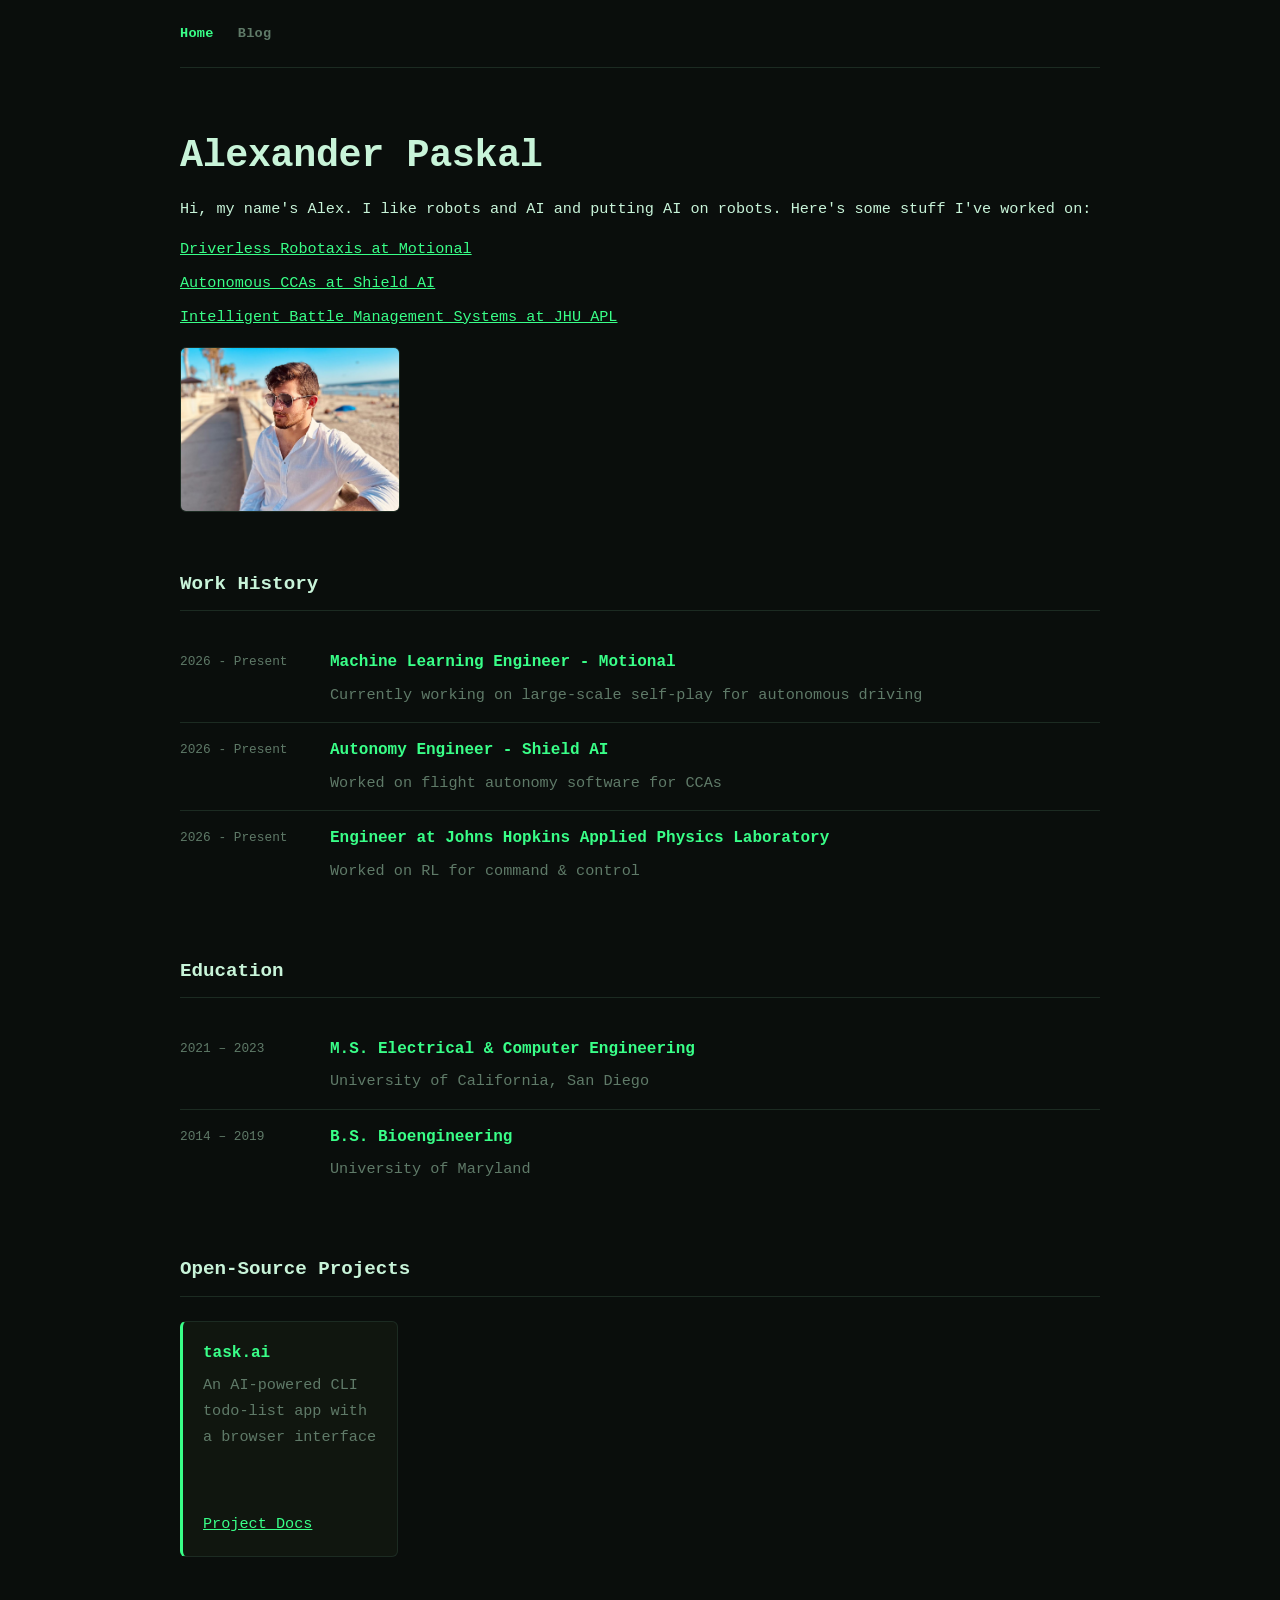
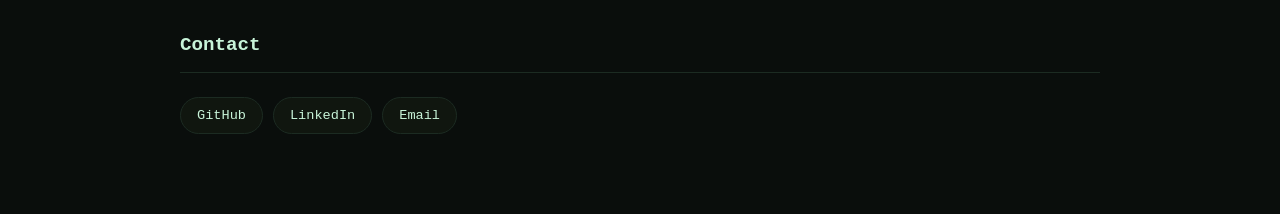
<file: index.html>
<!DOCTYPE html>
<html lang="en">
<head>
    <meta charset="UTF-8">
    <title>Alexander Paskal</title>
    <link rel="stylesheet" href="style.css">
</head>
<body>
    <nav>
        <a href="index.html" aria-current="page">Home</a>
        <!-- <a href="projects.html">Projects</a> -->
        <a href="blog.html">Blog</a>
        <!-- <a href="tutoring.html">Tutoring</a> -->
    </nav>

    <section id="home">
        <h1>Alexander Paskal</h1>
        <p>Hi, my name's Alex. I like robots and AI and putting AI on robots. Here's some stuff I've worked on:</p>

        <ul class="output">
            <li><a href="https://techcrunch.com/2026/01/11/motional-puts-ai-at-center-of-robotaxi-reboot-as-it-targets-2026-for-driverless-service/" target="_blank">Driverless Robotaxis at Motional</a></li>
            <li><a href="https://theaviationist.com/2026/03/03/yfq-44a-tests-shivemind-lattice-ais" target="_blank">Autonomous CCAs at Shield AI</a></li>
            <li><a href="https://militaryembedded.com/avionics/software/darpas-ai-centered-ace-program-selects-dynetics-for-phase-two" target="_blank">Intelligent Battle Management Systems at JHU APL</a></li>
        </ul>

        <div class="gallery" style="grid-template-columns: minmax(140px, 220px);">
            <figure>
                <img src="assets/shades.jpg">
            </figure>
        </div>

        <h2>Work History</h2>
        <ul class="timeline">
            <li>
                <span class="when">2026 - Present</span>
                <div>
                    <h3>Machine Learning Engineer - Motional</h3>
                    <p>Currently working on large-scale self-play for autonomous driving</p>
                </div>
            </li>
            
            <li>
                <span class="when">2026 - Present</span>
                <div>
                    <h3>Autonomy Engineer - Shield AI</h3>
                    <p>Worked on flight autonomy software for CCAs</p>
                </div>
            </li>
            
            <li>
                <span class="when">2026 - Present</span>
                <div>
                    <h3>Engineer at Johns Hopkins Applied Physics Laboratory</h3>
                    <p>Worked on RL for command & control</p>
                </div>
            </li>
        </ul>

        <h2>Education</h2>
        <ul class="timeline">
            <li>
                <span class="when">2021 – 2023</span>
                <div>
                    <h3>M.S. Electrical &amp; Computer Engineering</h3>
                    <p>University of California, San Diego</p>
                </div>
            </li>
            <li>
                <span class="when">2014 – 2019</span>
                <div>
                    <h3>B.S. Bioengineering</h3>
                    <p>University of Maryland</p>
                </div>
            </li>
        </ul>


    </section>


     <section id="projects">

        <h2>Open-Source Projects</h2>
        <div class="grid">
            <div class="card">
                <h3>task.ai</h3>
                <p>An AI-powered CLI todo-list app with a browser interface</p>
                <br><br>
                <a href="https://taskai.readthedocs.io/en/latest/">Project Docs</a>
            </div>
        </div>
    </section>


    <section id="contact">
        <h2>Contact</h2>
        <div class="links">
            <a href="https://github.com/alexander-paskal">GitHub</a>
            <a href="https://www.linkedin.com/in/alex-paskal/">LinkedIn</a>
            <button type="button" class="copy-email" data-email="alexcpaskal@gmail.com">Email</button>
        </div>
    </section>


<script>
    document.querySelectorAll('.copy-email').forEach(btn => {
        btn.addEventListener('click', async() => {
            const original = btn.textContent;
            try {
                await navigator.clipboard.writeText(btn.dataset.email);
                btn.textContent = 'Copied!';
            } catch {
                btn.textContent = btn.dataset.email;
            }

            setTimeout(() => (btn.textContent=original), 1500)
        });
    });
</script>

</body>
</html>
</file>
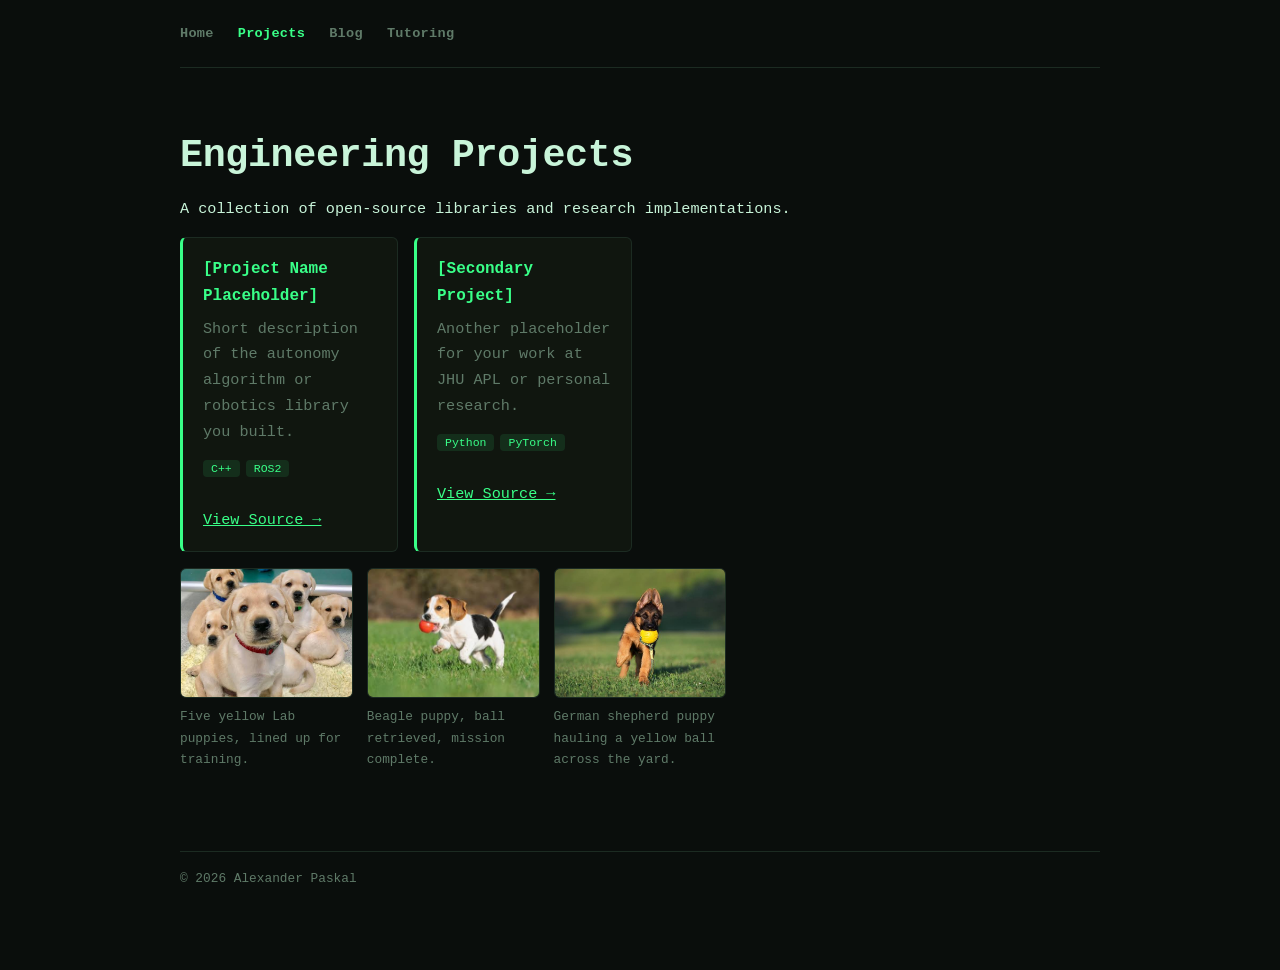
<file: projects.html>
<!DOCTYPE html>
<html lang="en">
<head>
    <meta charset="UTF-8">
    <title>Projects | Alexander Paskal</title>
    <link rel="stylesheet" href="style.css">
</head>
<body>
    <nav>
        <a href="index.html">Home</a>
        <a href="projects.html" aria-current="page">Projects</a>
        <a href="blog.html">Blog</a>
        <a href="tutoring.html">Tutoring</a>
    </nav>

    <section id="projects">
        <h1>Engineering Projects</h1>
        <p>A collection of open-source libraries and research implementations.</p>

        <div class="grid">
            <div class="card">
                <h3>[Project Name Placeholder]</h3>
                <p>Short description of the autonomy algorithm or robotics library you built.</p>
                <span class="tag">C++</span><span class="tag">ROS2</span>
                <br><br>
                <a href="https://github.com/alexander-paskal/PROJECT_REPO_NAME">View Source &rarr;</a>
            </div>
            <div class="card">
                <h3>[Secondary Project]</h3>
                <p>Another placeholder for your work at JHU APL or personal research.</p>
                <span class="tag">Python</span><span class="tag">PyTorch</span>
                <br><br>
                <a href="https://github.com/alexander-paskal/PROJECT_REPO_NAME">View Source &rarr;</a>
            </div>
        </div>

        <div class="gallery">
            <figure>
                <img src="assets/puppy1.jpg" alt="Five yellow Labrador puppies in numbered collars sitting together on a sheepskin rug during a training session.">
                <figcaption>Five yellow Lab puppies, lined up for training.</figcaption>
            </figure>
            <figure>
                <img src="assets/puppy5.jpg" alt="A beagle puppy trotting through grass with a red ball in its mouth.">
                <figcaption>Beagle puppy, ball retrieved, mission complete.</figcaption>
            </figure>
            <figure>
                <img src="assets/puppy7.jpg" alt="A German shepherd puppy walking across grass carrying a yellow ball on a rope.">
                <figcaption>German shepherd puppy hauling a yellow ball across the yard.</figcaption>
            </figure>
        </div>
    </section>

    <footer>&copy; 2026 Alexander Paskal</footer>
</body>
</html>
</file>
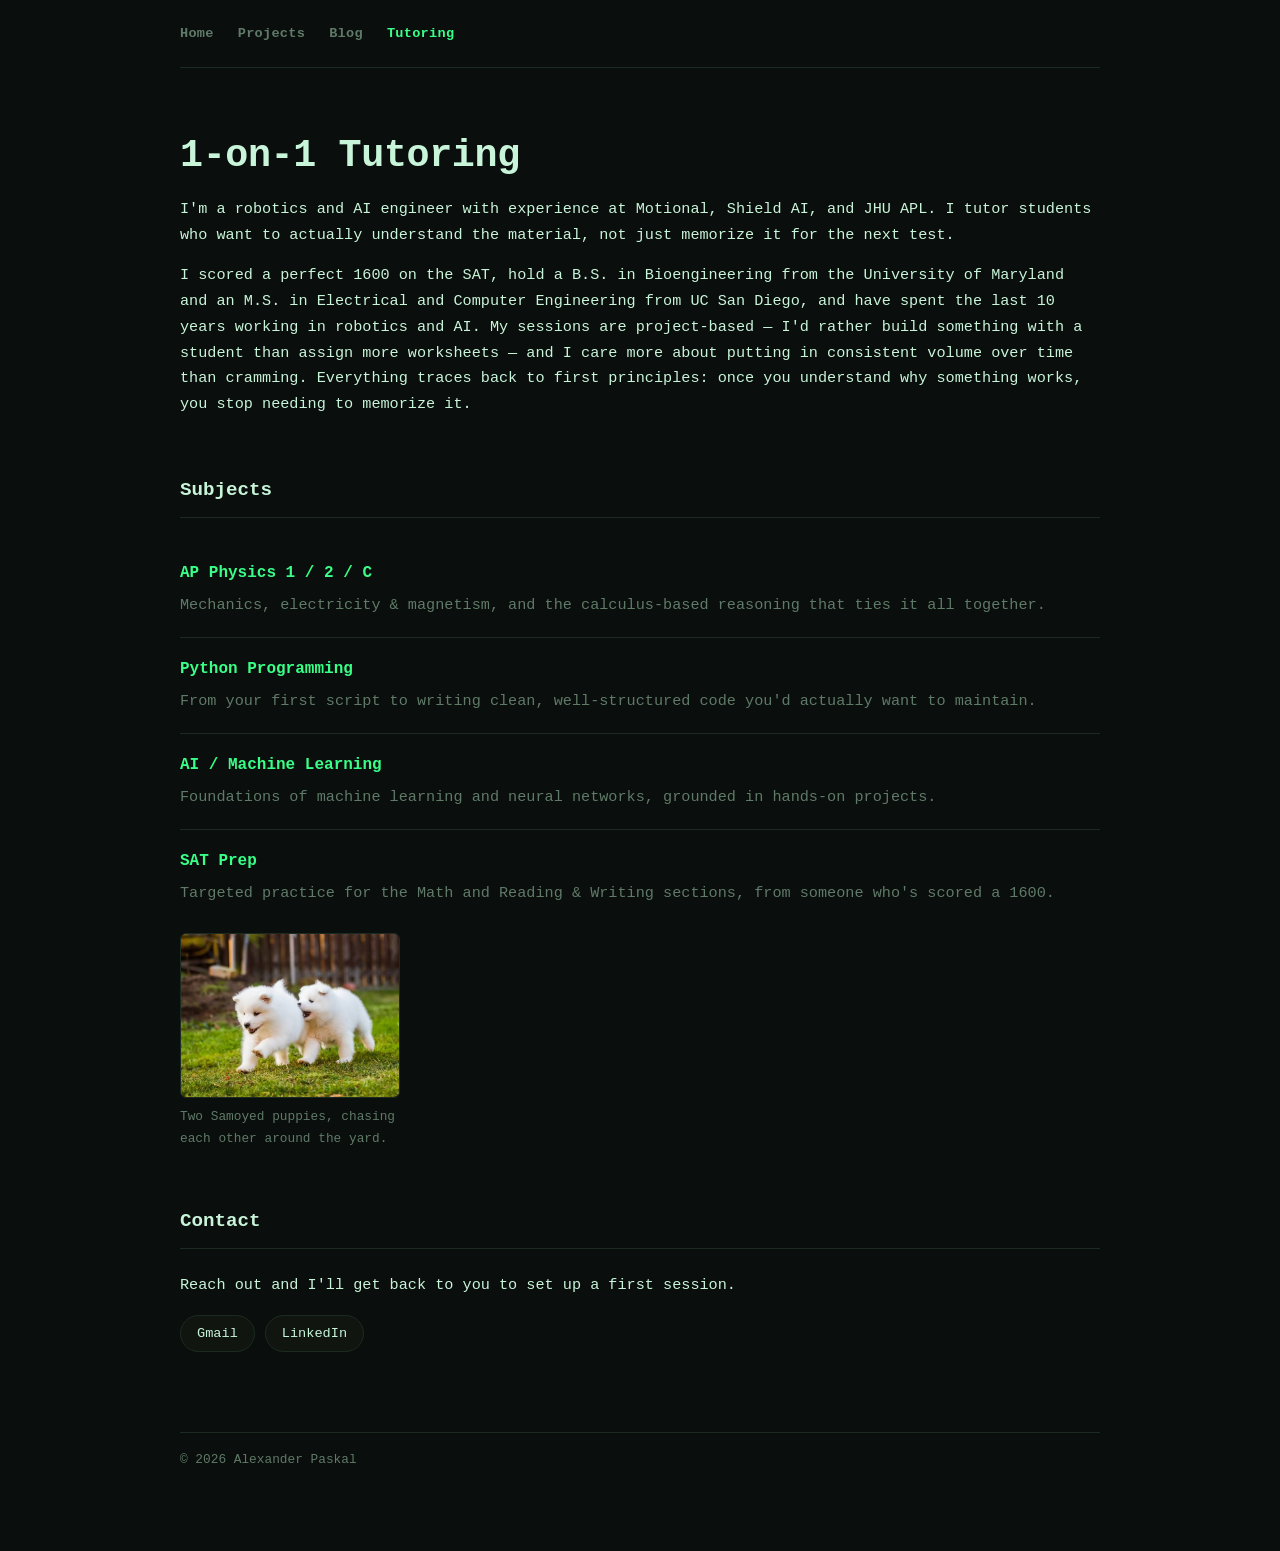
<file: tutoring.html>
<!DOCTYPE html>
<html lang="en">
<head>
    <meta charset="UTF-8">
    <title>Tutoring | Alexander Paskal</title>
    <link rel="stylesheet" href="style.css">
</head>
<body>
    <nav>
        <a href="index.html">Home</a>
        <a href="projects.html">Projects</a>
        <a href="blog.html">Blog</a>
        <a href="tutoring.html" aria-current="page">Tutoring</a>
    </nav>

    <section id="tutoring">
        <h1>1-on-1 Tutoring</h1>
        <p>
            I'm a robotics and AI engineer with experience at Motional, Shield AI, and JHU APL.
            I tutor students who want to actually understand the material, not just memorize it
            for the next test.
        </p>

        <p>
            I scored a perfect 1600 on the SAT, hold a B.S. in Bioengineering from the University of
            Maryland and an M.S. in Electrical and Computer Engineering from UC San Diego, and have spent
            the last 10 years working in robotics and AI. My sessions are project-based &mdash; I'd rather
            build something with a student than assign more worksheets &mdash; and I care more about putting
            in consistent volume over time than cramming. Everything traces back to first principles: once
            you understand why something works, you stop needing to memorize it.
        </p>

        <h2>Subjects</h2>
        <div class="subject-list">
            <div class="subject">
                <h3>AP Physics 1 / 2 / C</h3>
                <p>Mechanics, electricity &amp; magnetism, and the calculus-based reasoning that ties it all together.</p>
            </div>
            <div class="subject">
                <h3>Python Programming</h3>
                <p>From your first script to writing clean, well-structured code you'd actually want to maintain.</p>
            </div>
            <div class="subject">
                <h3>AI / Machine Learning</h3>
                <p>Foundations of machine learning and neural networks, grounded in hands-on projects.</p>
            </div>
            <div class="subject">
                <h3>SAT Prep</h3>
                <p>Targeted practice for the Math and Reading &amp; Writing sections, from someone who's scored a 1600.</p>
            </div>
        </div>

        <div class="gallery" style="grid-template-columns: minmax(140px, 220px);">
            <figure>
                <img src="assets/puppy4.jpg" alt="Two white Samoyed puppies chasing each other across grass by a wooden fence.">
                <figcaption>Two Samoyed puppies, chasing each other around the yard.</figcaption>
            </figure>
        </div>
    </section>

    <section id="contact">
        <h2>Contact</h2>
        <p>Reach out and I'll get back to you to set up a first session.</p>
        <div class="links">
            <a href="mailto:alexcpaskal@gmail.com">Gmail</a>
            <a href="https://www.linkedin.com/in/alex-paskal/">LinkedIn</a>
        </div>
    </section>

    <footer>&copy; 2026 Alexander Paskal</footer>
</body>
</html>
</file>
<file: style.css>
:root {
    --bg: #0a0e0c;
    --bg-elev: #10160f;
    --text: #c8f4d9;
    --text-dim: #5f7a68;
    --accent: #39ff88;
    --accent-dim: rgba(57, 255, 136, 0.1);
    --border: #1c2b22;
}

* { box-sizing: border-box; }

body {
    font-family: "JetBrains Mono", ui-monospace, SFMono-Regular, Menlo, Consolas, monospace;
    font-size: 0.95rem;
    line-height: 1.7;
    color: var(--text);
    background: var(--bg);
    max-width: 960px;
    margin: 0 auto;
    padding: 0 20px 80px;
}

nav {
    position: sticky;
    top: 0;
    z-index: 10;
    display: flex;
    gap: 24px;
    padding: 22px 0;
    margin-bottom: 50px;
    background: var(--bg);
    border-bottom: 1px solid var(--border);
}

nav a {
    color: var(--text-dim);
    text-decoration: none;
    font-size: 0.85rem;
    font-weight: 600;
    letter-spacing: 0.02em;
}

nav a:hover, nav a[aria-current="page"] { color: var(--accent); }

section { margin-top: 56px; }

h1 {
    font-size: 2.4rem;
    font-weight: 700;
    letter-spacing: -0.01em;
    margin: 0 0 8px;
    color: var(--text);
}

h2 {
    font-size: 1.2rem;
    font-weight: 700;
    color: var(--text);
    margin: 56px 0 24px;
    padding-bottom: 10px;
    border-bottom: 1px solid var(--border);
}

h3 { font-size: 1rem; font-weight: 600; color: var(--accent); margin: 0 0 6px; }

p { margin: 0 0 14px; }

ul { padding-left: 1.2em; }
li { margin-bottom: 6px; }

ul.output { list-style: none; padding: 0; margin: 0 0 16px; }
ul.output li { margin-bottom: 8px; }

.blog-list { list-style: none; padding: 0; margin: 0; }
.blog-list li { margin-bottom: 8px; }

a { color: var(--accent); }

strong { color: var(--accent); font-weight: 600; }

.links {
    display: flex;
    gap: 10px;
    flex-wrap: wrap;
    margin-top: 16px;
}

.links a {
    text-decoration: none;
    color: var(--text);
    background: var(--bg-elev);
    border: 1px solid var(--border);
    padding: 6px 16px;
    border-radius: 999px;
    font-size: 0.85rem;
    transition: border-color 0.15s ease, color 0.15s ease;
}

.links a,
.links button {
    font: inherit;
    cursor: pointer;
    text-decoration: none;
    color: var(--text);
    background: var(--bg-elev);
    border: 1px solid var(--border);
    padding: 6px 16px;
    border-radius: 999px;
    font-size: 0.85rem;
    transition: border-color 0.15s ease, color 0.15s ease;
}

.links a,
.links button {
    font: inherit;
    cursor: pointer;
    text-decoration: none;
    color: var(--text);
    background: var(--bg-elev);
    border: 1px solid var(--border);
    padding: 6px 16px;
    border-radius: 999px;
    font-size: 0.85rem;
    transition: border-color 0.15s ease, color 0.15s ease;
}

.links a:hover,
.links button:hover { border-color: var(--accent); color: var(--accent); }

.links a:hover { border-color: var(--accent); color: var(--accent); }

.card {
    border: 1px solid var(--border);
    border-left: 3px solid var(--accent);
    background: var(--bg-elev);
    padding: 18px 20px;
    margin-bottom: 16px;
    border-radius: 6px;
}

.card p { color: var(--text-dim); margin-bottom: 10px; }

.tag {
    font-size: 0.72rem;
    background: var(--accent-dim);
    color: var(--accent);
    padding: 2px 8px;
    border-radius: 4px;
    margin-right: 6px;
}

.grid {
    display: grid;
    grid-template-columns: repeat(auto-fill, minmax(200px, 1fr));
    gap: 16px;
}

.subject-list { margin-bottom: 8px; }

.subject {
    padding: 18px 0;
    border-bottom: 1px solid var(--border);
}

.subject:last-child { border-bottom: none; }

.subject h3 { margin: 0 0 6px; }
.subject p { margin: 0; color: var(--text-dim); }

.gallery {
    display: grid;
    grid-template-columns: repeat(auto-fill, minmax(150px, 1fr));
    gap: 14px;
}

figure { margin: 0; }

figure img {
    width: 100%;
    aspect-ratio: 4 / 3;
    object-fit: cover;
    border: 1px solid var(--border);
    border-radius: 6px;
    display: block;
}

figcaption {
    color: var(--text-dim);
    font-size: 0.8rem;
    margin-top: 8px;
}

footer {
    margin-top: 80px;
    color: var(--text-dim);
    font-size: 0.8rem;
    border-top: 1px solid var(--border);
    padding-top: 16px;
}


.timeline { list-style: none; padding: 0; margin: 0; }

.timeline li {
    display: grid;
    grid-template-columns: 130px 1fr;
    gap: 20px;
    padding: 14px 0;
    margin: 0;
    border-bottom: 1px solid var(--border);
}

.timeline li:last-child { border-bottom: none; }

.timeline .when { color: var(--text-dim); font-size: 0.8rem; padding-top: 2px; }

.timeline p { margin: 0; color: var(--text-dim); }

@media (max-width: 560px) {
    .timeline li { grid-template-columns: 1fr; gap: 2px; }
}
</file>
